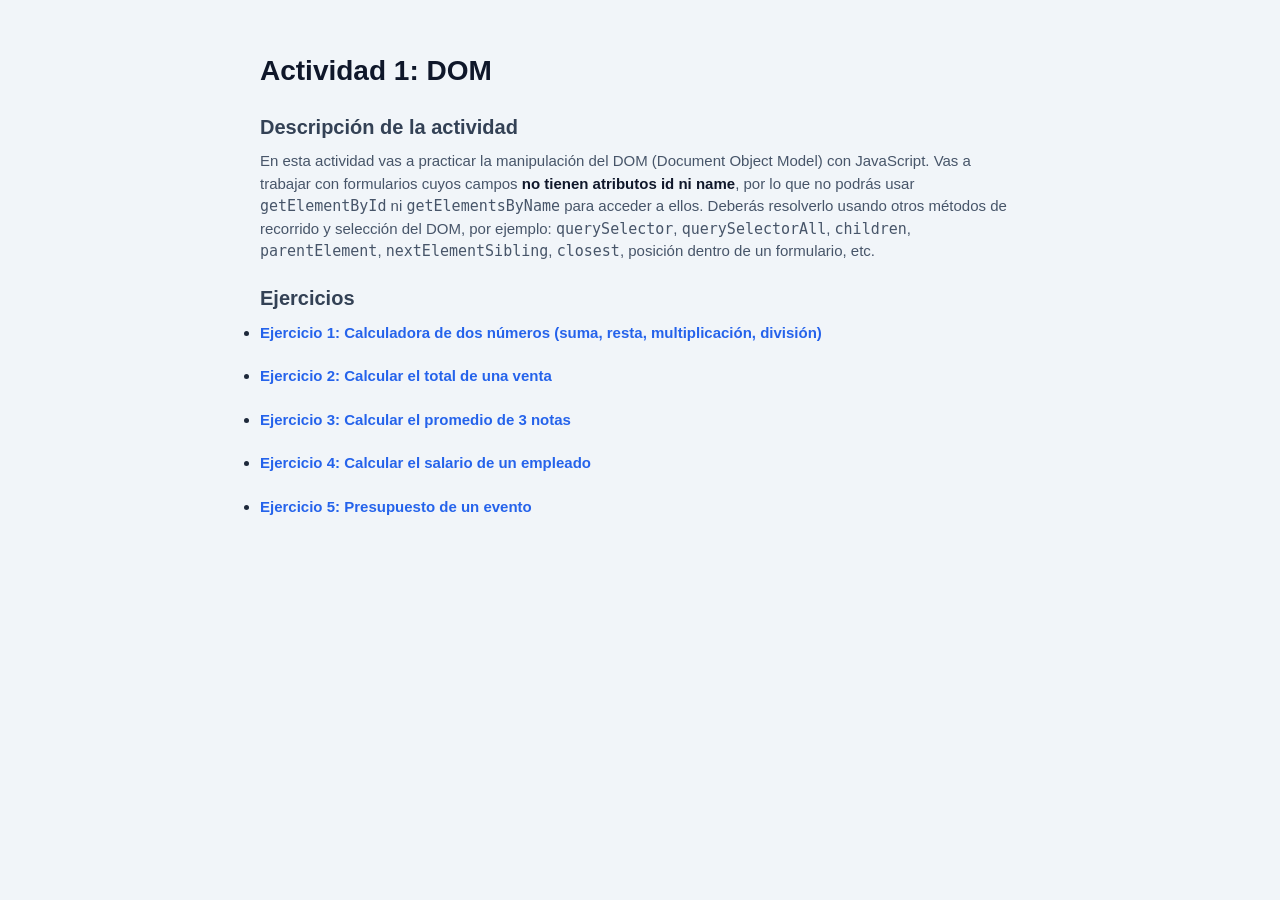
<file: index.html>
<!DOCTYPE html>
<html lang="es">
<head>
  <meta charset="UTF-8">
  <meta name="viewport" content="width=device-width, initial-scale=1.0">
  <title>Actividad 1: DOM</title>
  <link rel="stylesheet" href="css/style.css">

</head>
<body>

  <h1>Actividad 1: DOM</h1>

  <h2>Descripción de la actividad</h2>
  <p>
    En esta actividad vas a practicar la manipulación del DOM (Document Object Model)
    con JavaScript. Vas a trabajar con formularios cuyos campos <strong>no tienen
    atributos id ni name</strong>, por lo que no podrás usar
    <code>getElementById</code> ni <code>getElementsByName</code> para acceder a ellos.
    Deberás resolverlo usando otros métodos de recorrido y selección del DOM, por
    ejemplo: <code>querySelector</code>, <code>querySelectorAll</code>,
    <code>children</code>, <code>parentElement</code>, <code>nextElementSibling</code>,
    <code>closest</code>, posición dentro de un formulario, etc.
  </p>

  <!--
    Qué debes entregar en cada ejercicio:
    1. Crear tu propio archivo CSS y vincularlo en cada página HTML (puede
       ser el mismo archivo para todas, o uno por página).
    2. Crear tu propio archivo JavaScript y vincularlo al final del body de
       cada página.
    3. En el HTML de cada ejercicio, agregar el atributo onclick a cada
       botón, indicando la función de tu JS que debe ejecutar.
    4. En tu JS, usar el DOM (sin id ni name) para leer los valores de los
       inputs, calcular el resultado y mostrarlo en el input de resultado
       correspondiente.
    5. Revisar que los enlaces de este index.html funcionen correctamente
       hacia cada ejercicio.
  -->

  <h2>Ejercicios</h2>
  <ul>
    <li><a href="calculadora.html">Ejercicio 1: Calculadora de dos números (suma, resta, multiplicación, división)</a></li>
    <li><a href="venta.html">Ejercicio 2: Calcular el total de una venta</a></li>
    <li><a href="promedio.html">Ejercicio 3: Calcular el promedio de 3 notas</a></li>
    <li><a href="salario.html">Ejercicio 4: Calcular el salario de un empleado</a></li>
    <li><a href="otra.html">Ejercicio 5: Presupuesto de un evento</a></li>
  </ul>

  <!--
    REQUISITO: debes crear tu propio archivo JS (por ejemplo "index.js")
    y vincularlo aquí si lo necesitas para esta página.
    Ejemplo: <script src="index.js"></script>
  -->
</body>
</html>
</file>
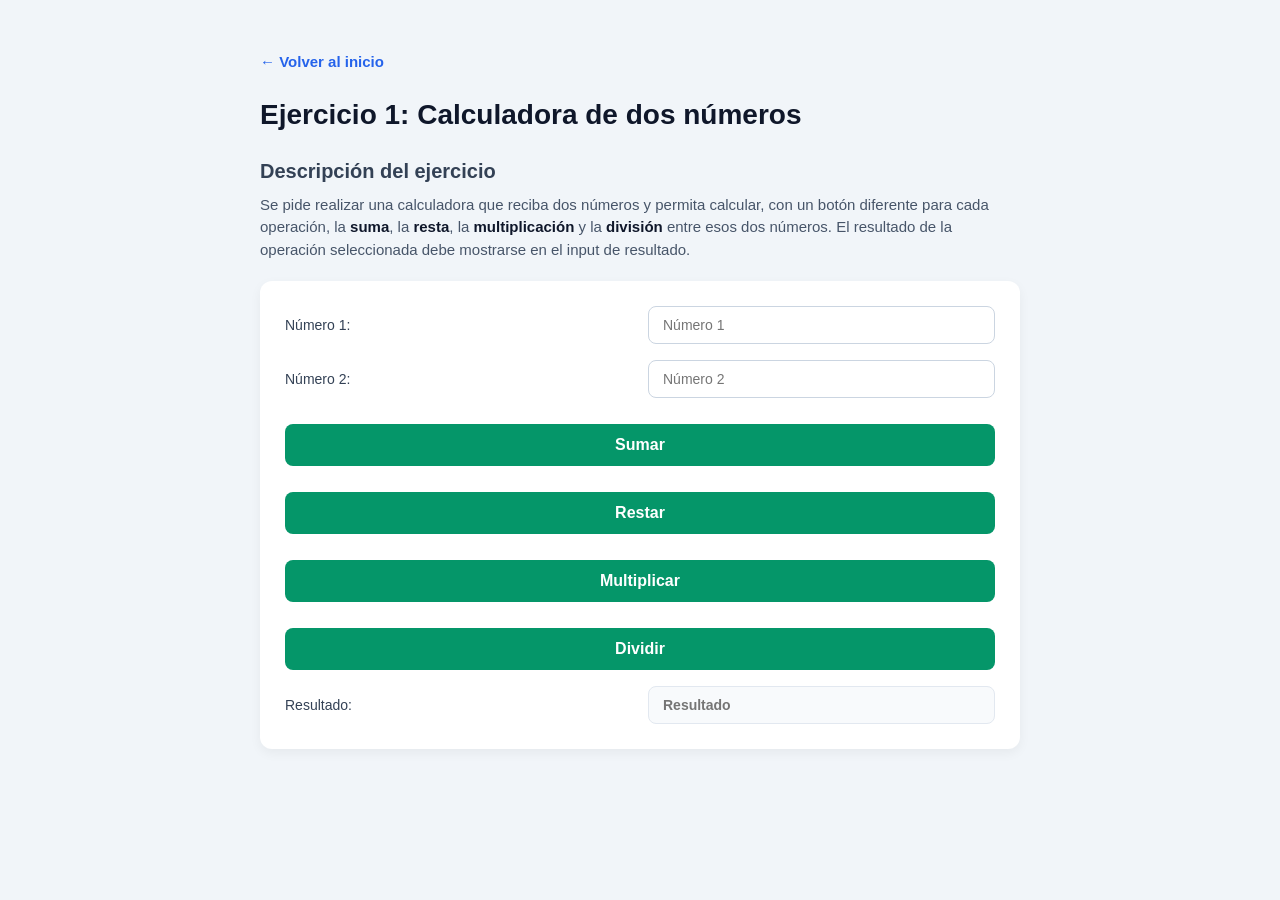
<file: calculadora.html>
<!DOCTYPE html>
<html lang="es">
<head>
  <meta charset="UTF-8">
  <meta name="viewport" content="width=device-width, initial-scale=1.0">
  <title>Ejercicio 1: Calculadora</title>
  <link rel="stylesheet" href="css/style.css">

  <!--
    REQUISITO: vincula aquí tu propio archivo CSS.
    Ejemplo: <link rel="stylesheet" href="estilos.css">
  -->
</head>
<body>

  <a href="index.html">&larr; Volver al inicio</a>

  <h1>Ejercicio 1: Calculadora de dos números</h1>

  <h2>Descripción del ejercicio</h2>
  <p>
    Se pide realizar una calculadora que reciba dos números y permita calcular,
    con un botón diferente para cada operación, la <strong>suma</strong>, la
    <strong>resta</strong>, la <strong>multiplicación</strong> y la
    <strong>división</strong> entre esos dos números. El resultado de la
    operación seleccionada debe mostrarse en el input de resultado.
  </p>

  <!--
    Instrucciones:
    1. Los inputs de este formulario no tienen id ni name: debes acceder a ellos
       desde tu JS usando el DOM (por ejemplo querySelectorAll('input') y la
       posición de cada campo, o recorriendo el formulario).
    2. Agrega el atributo onclick a cada botón, apuntando a una función distinta
       de tu JS (sumar, restar, multiplicar, dividir).
    3. Valida en tu JS qué pasa si se intenta dividir por cero.
    4. Crea y vincula tu propio CSS y tu propio JS.
  -->

  <form>
    <label for="num1">Número 1:</label>
    <input type="number" id="num1" placeholder="Número 1">

    <label for="num2">Número 2:</label>
    <input type="number" id="num2" placeholder="Número 2">

    <button type="button" onclick="sumar()">Sumar</button>
    <button type="button" onclick="restar()">Restar</button>
    <button type="button" onclick="multi()">Multiplicar</button>
    <button type="button" onclick="divi()">Dividir</button>

    <label for="resultado1">Resultado:</label>
    <input type="text" id="resultado1" placeholder="Resultado" readonly>
  </form>

  <script src="js/calculadora.js"></script>

  <!--
    REQUISITO: vincula aquí tu propio archivo JS.
    Ejemplo: <script src="calculadora.js"></script>
  -->
</body>
</html>
</file>
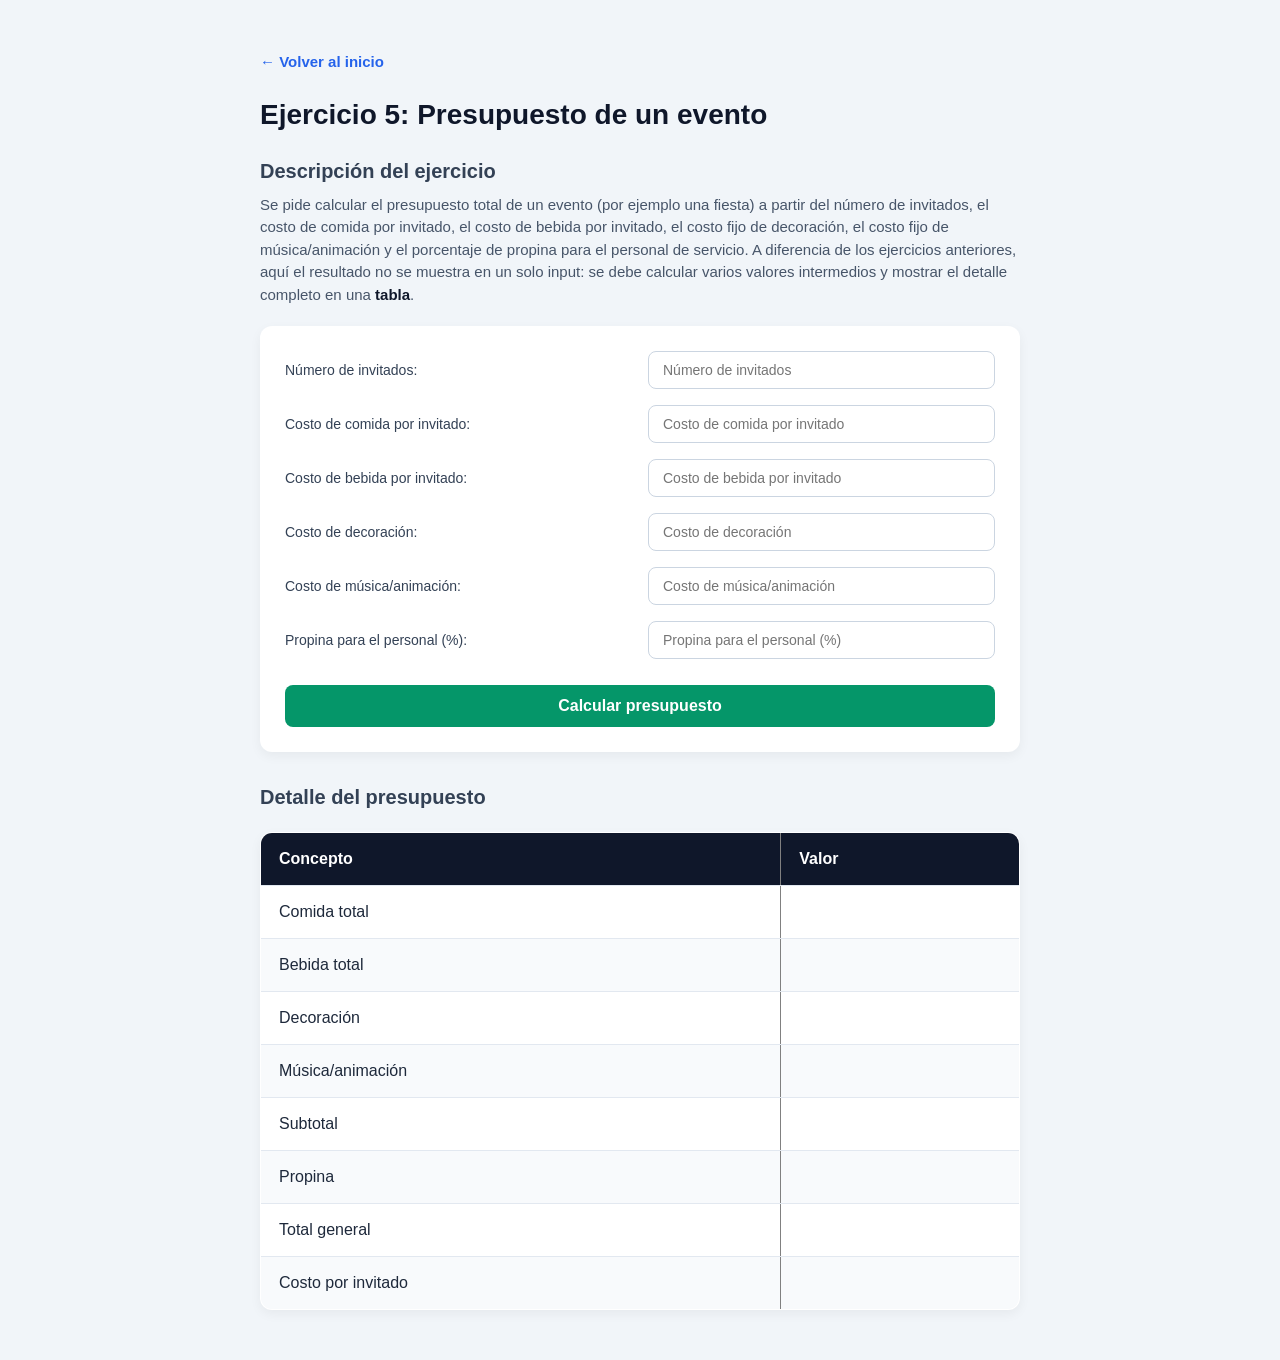
<file: otra.html>
<!DOCTYPE html>
<html lang="es">
<head>
  <meta charset="UTF-8">
  <meta name="viewport" content="width=device-width, initial-scale=1.0">
  <title>Ejercicio 5: Presupuesto de un evento</title>
  <link rel="stylesheet" href="css/style.css">

  <!--
    REQUISITO: vincula aquí tu propio archivo CSS.
    Ejemplo: <link rel="stylesheet" href="estilos.css">
  -->
</head>
<body>

  <a href="index.html">&larr; Volver al inicio</a>

  <h1>Ejercicio 5: Presupuesto de un evento</h1>

  <h2>Descripción del ejercicio</h2>
  <p>
    Se pide calcular el presupuesto total de un evento (por ejemplo una
    fiesta) a partir del número de invitados, el costo de comida por
    invitado, el costo de bebida por invitado, el costo fijo de decoración,
    el costo fijo de música/animación y el porcentaje de propina para el
    personal de servicio. A diferencia de los ejercicios anteriores, aquí
    el resultado no se muestra en un solo input: se debe calcular varios
    valores intermedios y mostrar el detalle completo en una
    <strong>tabla</strong>.
  </p>

  <!--
    Instrucciones:
    1. Los inputs no tienen id ni name: accede a ellos desde tu JS
       recorriendo el DOM del formulario.
    2. Agrega el atributo onclick al botón "Calcular presupuesto",
       apuntando a una función de tu JS.
    3. En tu JS debes calcular, usando variables, al menos:
       - comida total = invitados * costo de comida por invitado
       - bebida total = invitados * costo de bebida por invitado
       - subtotal = comida total + bebida total + decoración + música
       - propina = subtotal * (porcentaje de propina / 100)
       - total general = subtotal + propina
       - costo por invitado = total general / invitados
    4. Las celdas de la columna "Valor" de la tabla tampoco tienen id ni
       name: accede a ellas recorriendo las filas de la tabla
       (querySelectorAll('tbody tr'), children, etc.) y escribe ahí cada
       resultado.
    5. Valida qué pasa si el número de invitados es 0 o está vacío.
    6. Todos los valores de la tabla son dinero: antes de escribirlos en la
       celda, fórmatealos con toLocaleString() (por ejemplo:
       totalGeneral.toLocaleString('es-CO')).
    7. Crea y vincula tu propio CSS y tu propio JS.
  -->

  <form>
    <label for="numero-inv">Número de invitados:</label>
    <input type="number" placeholder="Número de invitados" id="numero-inv">

    <label for="cost-comida">Costo de comida por invitado:</label>
    <input type="number" placeholder="Costo de comida por invitado" id="cost-comida">

    <label for="cost-bebida">Costo de bebida por invitado:</label>
    <input type="number" placeholder="Costo de bebida por invitado" id="cost-bebida">

    <label for="cost-decor">Costo de decoración:</label>
    <input type="number" placeholder="Costo de decoración" id="cost-decor">

    <label for="cost-musica">Costo de música/animación:</label>
    <input type="number" placeholder="Costo de música/animación" id="cost-musica">

    <label for="propina-porc">Propina para el personal (%):</label>
    <input type="number" placeholder="Propina para el personal (%)" id="propina-porc">

    <button type="button" onclick="calcularPresupuesto()">Calcular presupuesto</button>
  </form>

  <h2>Detalle del presupuesto</h2>
  <table border="1">
    <thead>
      <tr>
        <th>Concepto</th>
        <th>Valor</th>
      </tr>
    </thead>
    <tbody>
      <tr>
        <td>Comida total</td>
        <td id="comida-total-s"></td>
      </tr>
      <tr>
        <td>Bebida total</td>
        <td id="bebida-total-s"></td>
      </tr>
      <tr>
        <td>Decoración</td>
        <td id="decoracion"></td>
      </tr>
      <tr>
        <td>Música/animación</td>
        <td id="musica"></td>
      </tr>
      <tr>
        <td>Subtotal</td>
        <td id="subtotal"></td>
      </tr>
      <tr>
        <td>Propina</td>
        <td id="propina"></td>
      </tr>
      <tr>
        <td>Total general</td>
        <td id="total-general"></td>
      </tr>
      <tr>
        <td>Costo por invitado</td>
        <td id="costo-inv"></td>
      </tr>
    </tbody>
  </table>
  <script src="js/otra.js"></script>

  <!--
    REQUISITO: vincula aquí tu propio archivo JS.
    Ejemplo: <script src="otra.js"></script>
  -->

</body>
</html>
</file>
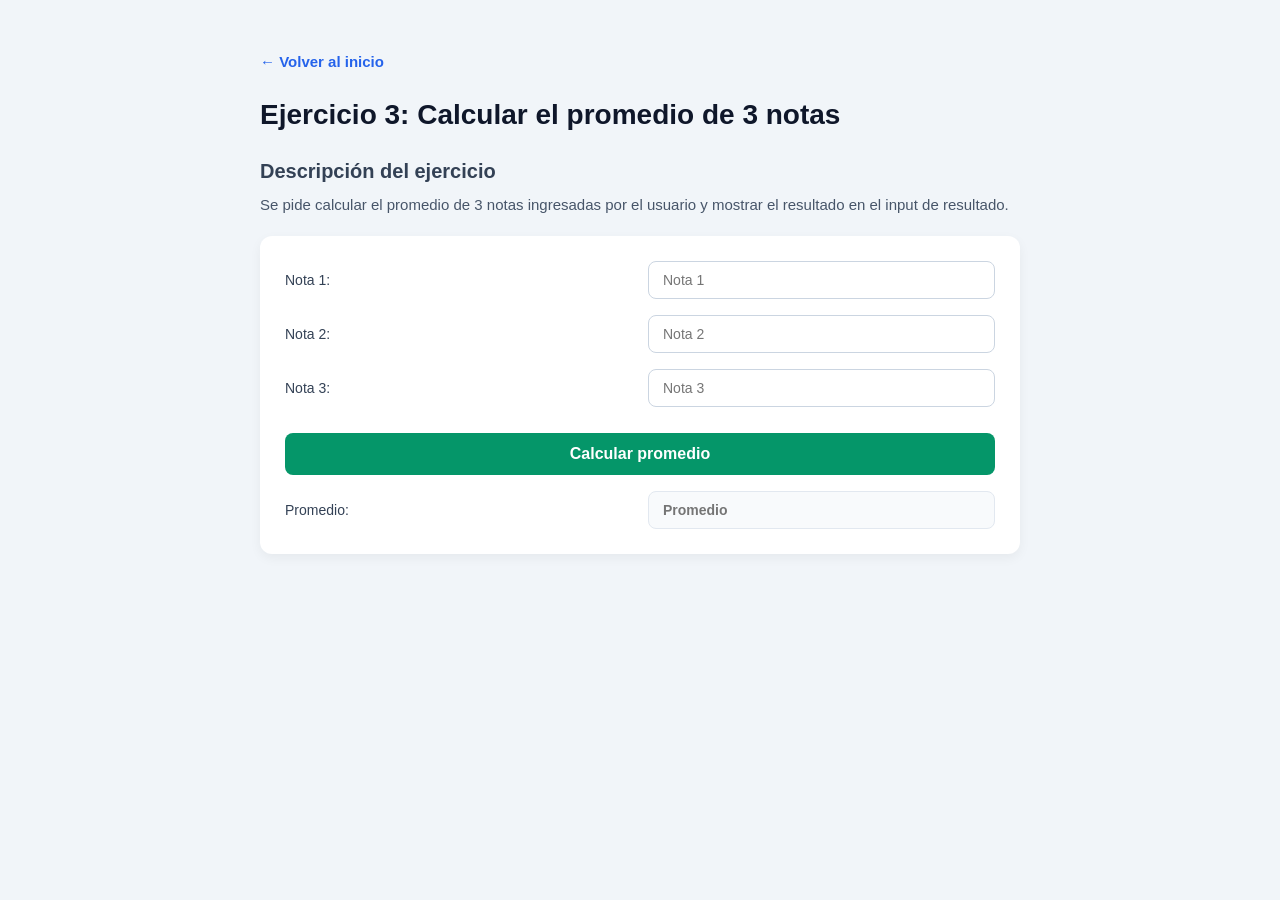
<file: promedio.html>
<!DOCTYPE html>
<html lang="es">
<head>
  <meta charset="UTF-8">
  <meta name="viewport" content="width=device-width, initial-scale=1.0">
  <title>Ejercicio 3: Promedio de notas</title>
  <link rel="stylesheet" href="css/style.css">

  <!--
    EQUISITO: vincula aquí tu propio archivo CSS.
    Ejemplo: <link rel="stylesheet" href="estilos.css">
  -->
</head>
<body>

  <a href="index.html">&larr; Volver al inicio</a>

  <h1>Ejercicio 3: Calcular el promedio de 3 notas</h1>

  <h2>Descripción del ejercicio</h2>
  <p>
    Se pide calcular el promedio de 3 notas ingresadas por el usuario y
    mostrar el resultado en el input de resultado.
  </p>

  <!--
    Instrucciones:
    1. Los inputs no tienen id ni name: accede a ellos desde tu JS recorriendo
       el DOM del formulario.
    2. Agrega el atributo onclick al botón "Calcular promedio", apuntando a
       una función de tu JS.
    3. Opcional: valida que las notas estén en un rango válido (por ejemplo
       entre 0 y 5, o entre 0 y 10, según el sistema que uses).
    4. El promedio es un campo de promedio: antes de mostrarlo, fórmatealo
       con toFixed(2) para que quede con dos decimales.
    5. Crea y vincula tu propio CSS y tu propio JS.
  -->

  <form>
    <label for="nota1">Nota 1:</label>
    <input id="nota1" type="number" step="0.1" placeholder="Nota 1">

    <label for="nota2">Nota 2:</label>
    <input id="nota2" type="number" step="0.1" placeholder="Nota 2">

    <label for="nota3">Nota 3:</label>
    <input id="nota3" type="number" step="0.1" placeholder="Nota 3">

    <button onclick="calcular()" type="button">Calcular promedio</button>

    <label for="promedio">Promedio:</label>
    <input id="promedio" type="text" placeholder="Promedio" readonly>
  </form>
  <script src="js/promedio.js"></script>

  <!--
    REQUISITO: vincula aquí tu propio archivo JS.
    Ejemplo: <script src="promedio.js"></script>
  -->

</body>
</html>
</file>
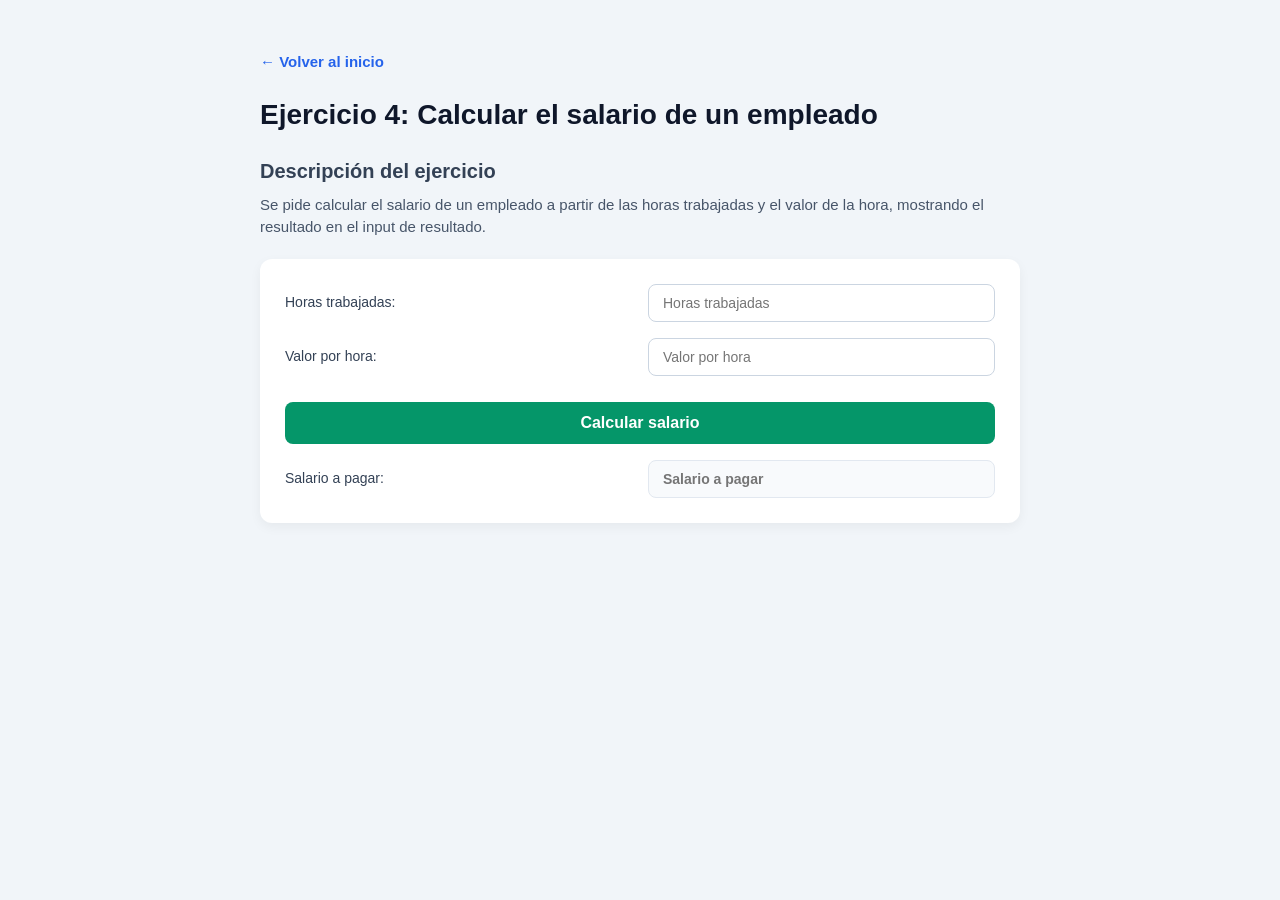
<file: salario.html>
<!DOCTYPE html>
<html lang="es">
<head>
  <meta charset="UTF-8">
  <meta name="viewport" content="width=device-width, initial-scale=1.0">
  <title>Ejercicio 4: Salario de empleado</title>
  <link rel="stylesheet" href="css/style.css">

  <!--
    REQUISITO: vincula aquí tu propio archivo CSS.
    Ejemplo: <link rel="stylesheet" href="estilos.css">
  -->
</head>
<body>

  <a href="index.html">&larr; Volver al inicio</a>

  <h1>Ejercicio 4: Calcular el salario de un empleado</h1>

  <h2>Descripción del ejercicio</h2>
  <p>
    Se pide calcular el salario de un empleado a partir de las horas
    trabajadas y el valor de la hora, mostrando el resultado en el input
    de resultado.
  </p>

  <!--
    Instrucciones:
    1. Los inputs no tienen id ni name: accede a ellos desde tu JS recorriendo
       el DOM del formulario.
    2. Agrega el atributo onclick al botón "Calcular salario", apuntando a
       una función de tu JS.
    3. Opcional: agrega una regla propia, por ejemplo recargo por horas extra
       si se trabajan más de 8 horas al día.
    4. El salario a pagar es un valor en dinero: antes de mostrarlo,
       fórmatealo con toLocaleString() (por ejemplo:
       salario.toLocaleString('es-CO')).
    5. Crea y vincula tu propio CSS y tu propio JS.
  -->

  <form>
    <label for="horas">Horas trabajadas:</label>
    <input type="number" placeholder="Horas trabajadas" id="horas">

    <label for="valor">Valor por hora:</label>
    <input type="number" placeholder="Valor por hora" id="valor">

    <button type="button" onclick="calcular()">Calcular salario</button>

    <label for="resultado">Salario a pagar:</label>
    <input type="text" placeholder="Salario a pagar" readonly id="resultado">
  </form>
  <script src="js/salario.js"></script>

  <!--
    REQUISITO: vincula aquí tu propio archivo JS.
    Ejemplo: <script src="salario.js"></script>
  -->

</body>
</html>
</file>
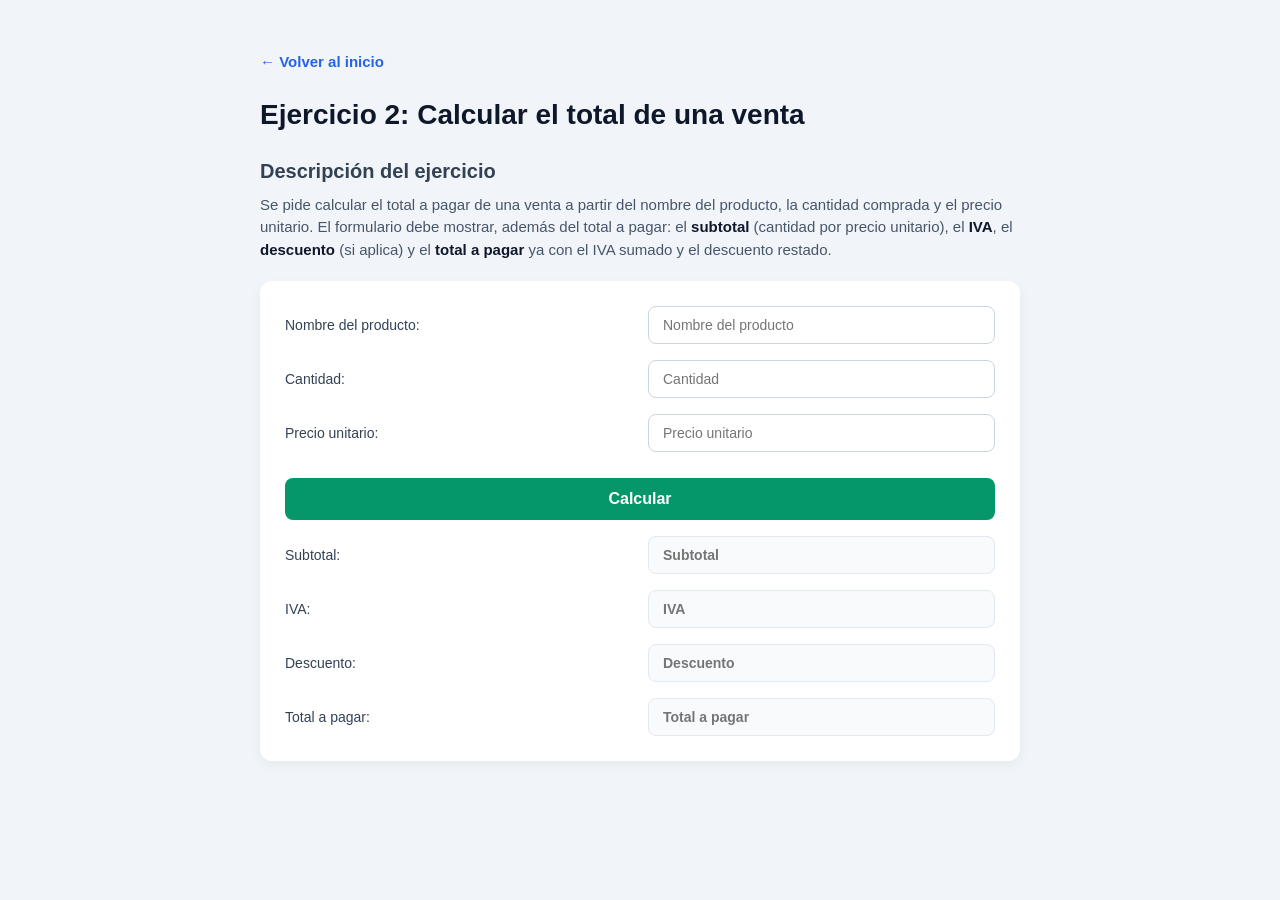
<file: venta.html>
<!DOCTYPE html>
<html lang="es">
<head>
  <meta charset="UTF-8">
  <meta name="viewport" content="width=device-width, initial-scale=1.0">
  <title>Ejercicio 2: Total de venta</title>
  <link rel="stylesheet" href="css/style.css">

  <!--
    REQUISITO: vincula aquí tu propio archivo CSS.
    Ejemplo: <link rel="stylesheet" href="estilos.css">
  -->
</head>
<body>

  <a href="index.html">&larr; Volver al inicio</a>

  <h1>Ejercicio 2: Calcular el total de una venta</h1>

  <h2>Descripción del ejercicio</h2>
  <p>
    Se pide calcular el total a pagar de una venta a partir del nombre del
    producto, la cantidad comprada y el precio unitario. El formulario debe
    mostrar, además del total a pagar: el <strong>subtotal</strong> (cantidad
    por precio unitario), el <strong>IVA</strong>, el <strong>descuento</strong>
    (si aplica) y el <strong>total a pagar</strong> ya con el IVA sumado y el
    descuento restado.
  </p>

  <!--
    Instrucciones:
    1. Define tú mismo el porcentaje de IVA a aplicar (por ejemplo 19%).
    2. Define tú mismo una regla de descuento (por ejemplo: si la cantidad es
       mayor a 10 unidades, aplica un 5% de descuento sobre el subtotal).
    3. Los inputs no tienen id ni name: accede a ellos desde tu JS recorriendo
       el DOM del formulario.
    4. Agrega el atributo onclick al botón "Calcular", apuntando a una función
       de tu JS.
    5. El Subtotal, el IVA, el Descuento y el Total a pagar son valores en
       dinero: antes de mostrarlos, fórmatealos con toLocaleString() (por
       ejemplo: subtotal.toLocaleString('es-CO')).
    6. Crea y vincula tu propio CSS y tu propio JS.
  -->

  <form>
    <label for="producto">Nombre del producto:</label>
    <input type="text" id="producto" placeholder="Nombre del producto">

    <label for="cantidad">Cantidad:</label>
    <input type="number" id="cantidad" placeholder="Cantidad">

    <label for="precio">Precio unitario:</label>
    <input type="number" id="precio" placeholder="Precio unitario">

    <button type="button" onclick="calcular()">Calcular</button>

    <label for="subtotal">Subtotal:</label>
    <input type="text" id="subtotal" placeholder="Subtotal" readonly>

    <label for="iva">IVA:</label>
    <input type="text" id="iva" placeholder="IVA" readonly>

    <label for="descuento">Descuento:</label>
    <input type="text" id="descuento" placeholder="Descuento" readonly>

    <label for="total">Total a pagar:</label>
    <input type="text" id="total" placeholder="Total a pagar" readonly>
  </form>

  <script src="js/venta.js"></script>

  <!--
    REQUISITO: vincula aquí tu propio archivo JS.
    Ejemplo: <script src="venta.js"></script>
  -->
</body>
</html>
</file>
<file: css/style.css>
/* ==========================================
   ESTILOS GENERALES DEL TALLER DOM BÁSICOS
   ========================================== */

* {
    box-sizing: border-box;
    margin: 0;
    padding: 0;
}

body {
    font-family: 'Segoe UI', Tahoma, Geneva, Verdana, sans-serif;
    max-width: 800px;
    margin: 30px auto;
    padding: 20px;
    background-color: #f1f5f9;
    color: #1e293b;
    line-height: 1.5;
}

/* Enlaces de retorno ("Volver al inicio") */
a {
    display: inline-block;
    margin-bottom: 20px;
    color: #2563eb;
    text-decoration: none;
    font-weight: 600;
    font-size: 15px;
    transition: color 0.2s;
}

a:hover {
    color: #1d4ed8;
    text-decoration: underline;
}

/* Títulos y textos descriptivos */
h1 {
    color: #0f172a;
    font-size: 28px;
    margin-bottom: 10px;
}

h2 {
    color: #334155;
    font-size: 20px;
    margin-top: 20px;
    margin-bottom: 8px;
}

p {
    color: #475569;
    margin-bottom: 20px;
    font-size: 15px;
}

strong {
    color: #0f172a;
}

/* ==========================================
   ESTILOS DE FORMULARIOS (Grid Adaptativo)
   ========================================== */

form {
    background: #ffffff;
    padding: 25px;
    border-radius: 12px;
    box-shadow: 0 4px 12px rgba(0, 0, 0, 0.05);
    display: grid;
    grid-template-columns: 1fr 1fr;
    gap: 16px;
    margin-bottom: 30px;
}

form label {
    grid-column: span 1;
    font-weight: 500;
    font-size: 14px;
    color: #334155;
    align-self: center;
}

form input {
    grid-column: span 1;
    padding: 10px 14px;
    border: 1px solid #cbd5e1;
    border-radius: 8px;
    font-size: 14px;
    background-color: #fff;
    color: #0f172a;
    transition: border-color 0.2s, box-shadow 0.2s;
}

form input:focus {
    outline: none;
    border-color: #2563eb;
    box-shadow: 0 0 0 3px rgba(37, 99, 235, 0.15);
}

/* Campos de solo lectura (Resultados directos en inputs) */
form input[readonly] {
    background-color: #f8fafc;
    color: #047857;
    font-weight: bold;
    border-color: #e2e8f0;
}

/* Botones de cálculo */
form button {
    grid-column: span 2;
    padding: 12px;
    background-color: #059669;
    color: white;
    border: none;
    border-radius: 8px;
    font-size: 16px;
    font-weight: bold;
    cursor: pointer;
    transition: background-color 0.2s, transform 0.1s;
    margin-top: 10px;
}

form button:hover {
    background-color: #047857;
}

form button:active {
    transform: scale(0.99);
}

/* ==========================================
   ESTILOS DE TABLAS (Usadas en ejercicios como el de Presupuesto)
   ========================================== */

table {
    width: 100%;
    border-collapse: collapse;
    background: white;
    border-radius: 12px;
    overflow: hidden;
    box-shadow: 0 4px 12px rgba(0, 0, 0, 0.05);
    margin-top: 20px;
}

th, td {
    padding: 14px 18px;
    text-align: left;
    border-bottom: 1px solid #e2e8f0;
}

th {
    background-color: #0f172a;
    color: white;
    font-weight: 600;
}

tr:nth-child(even) {
    background-color: #f8fafc;
}

tr:hover {
    background-color: #f1f5f9;
}

td:last-child {
    font-weight: 600;
    text-align: right;
    color: #059669;
}

/* ==========================================
   DISEÑO RESPONSIVO (Para pantallas pequeñas)
   ========================================== */
@media (max-width: 600px) {
    form {
        grid-template-columns: 1fr;
    }
    form label, form input, form button {
        grid-column: span 1;
    }
}
</file>
